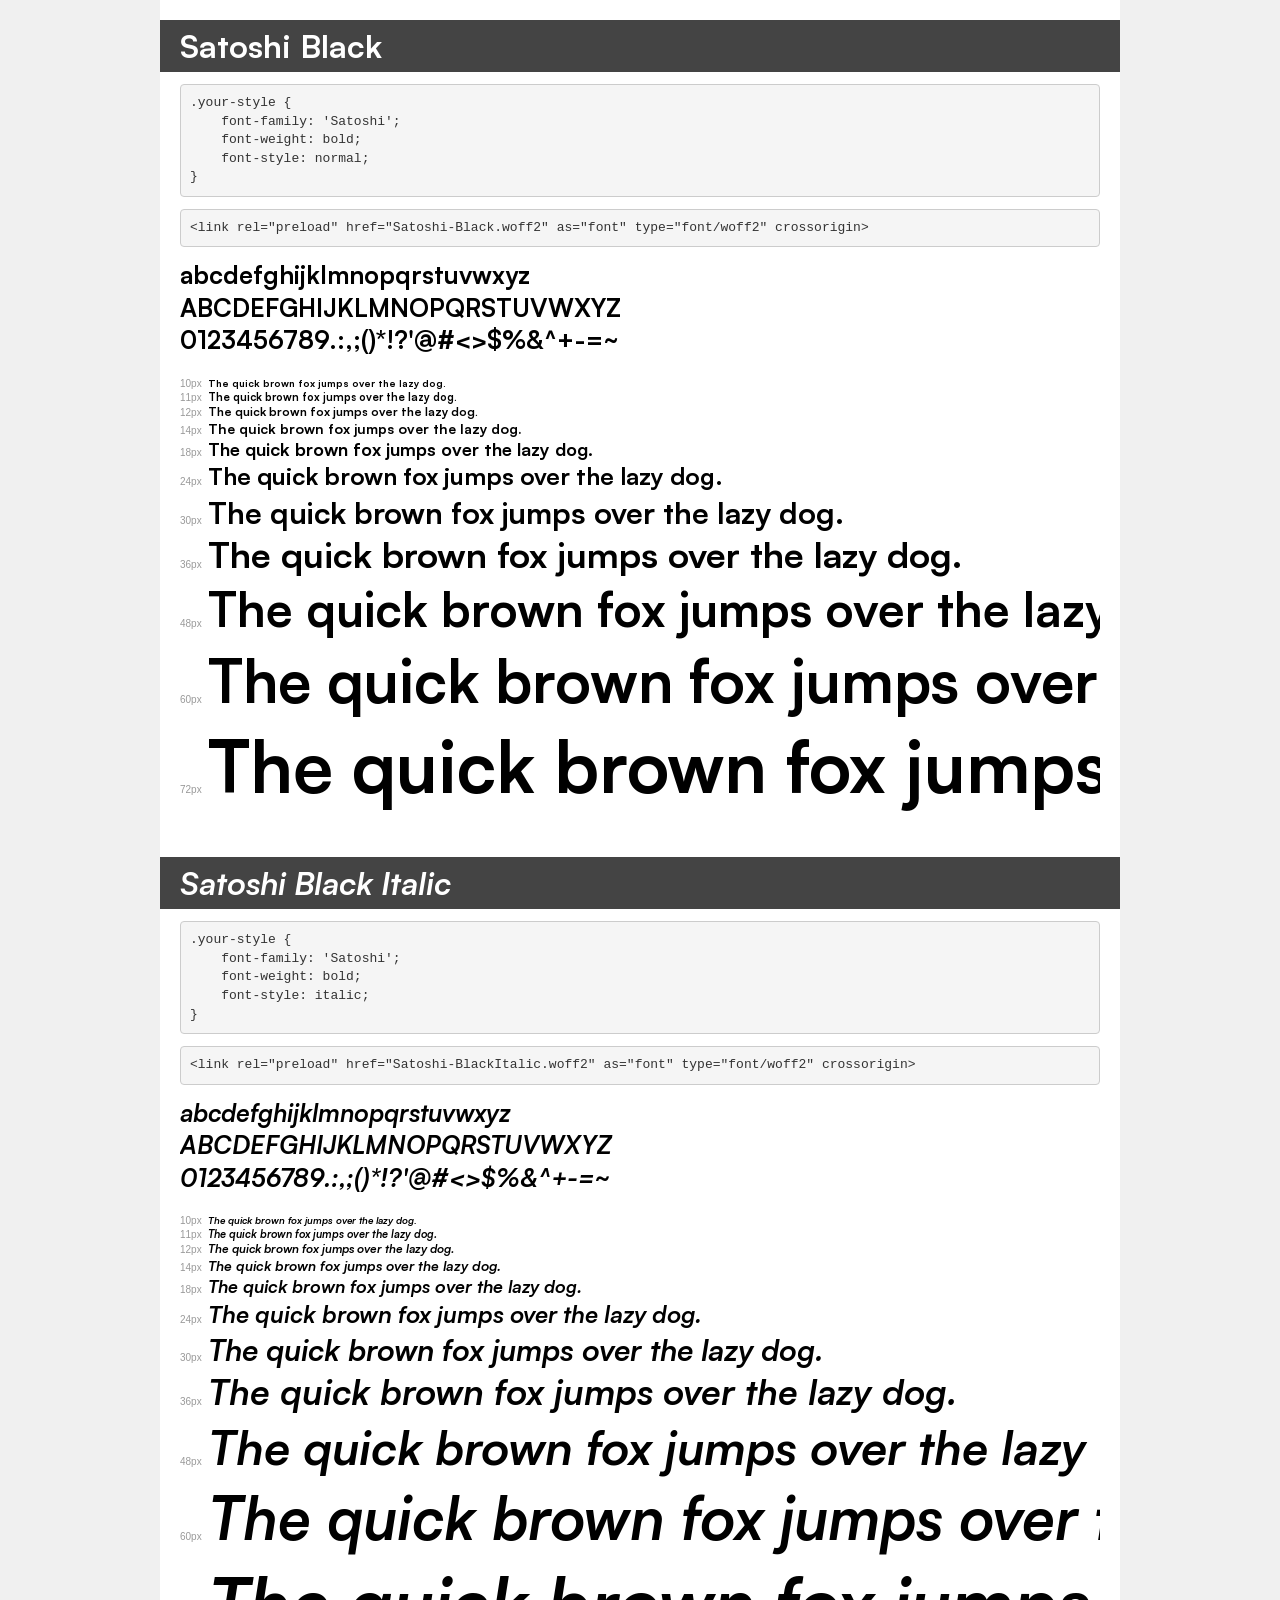
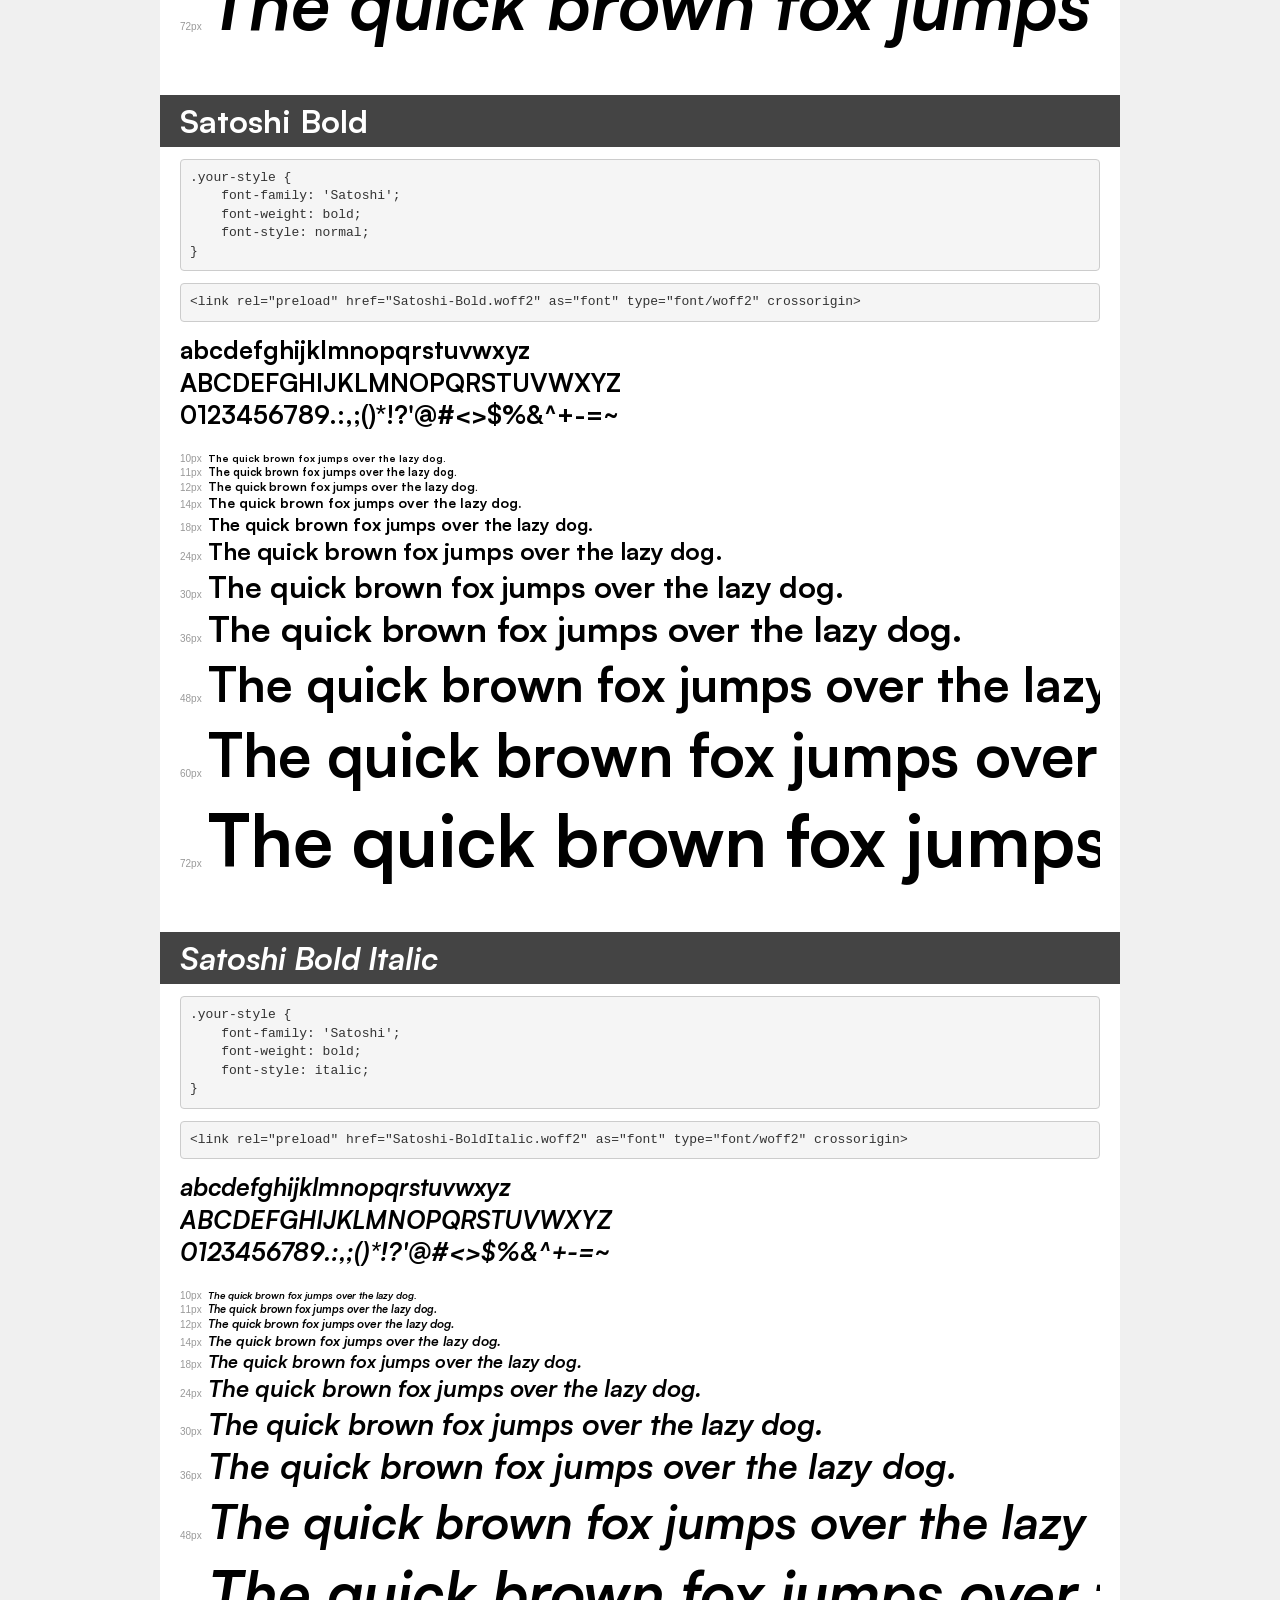
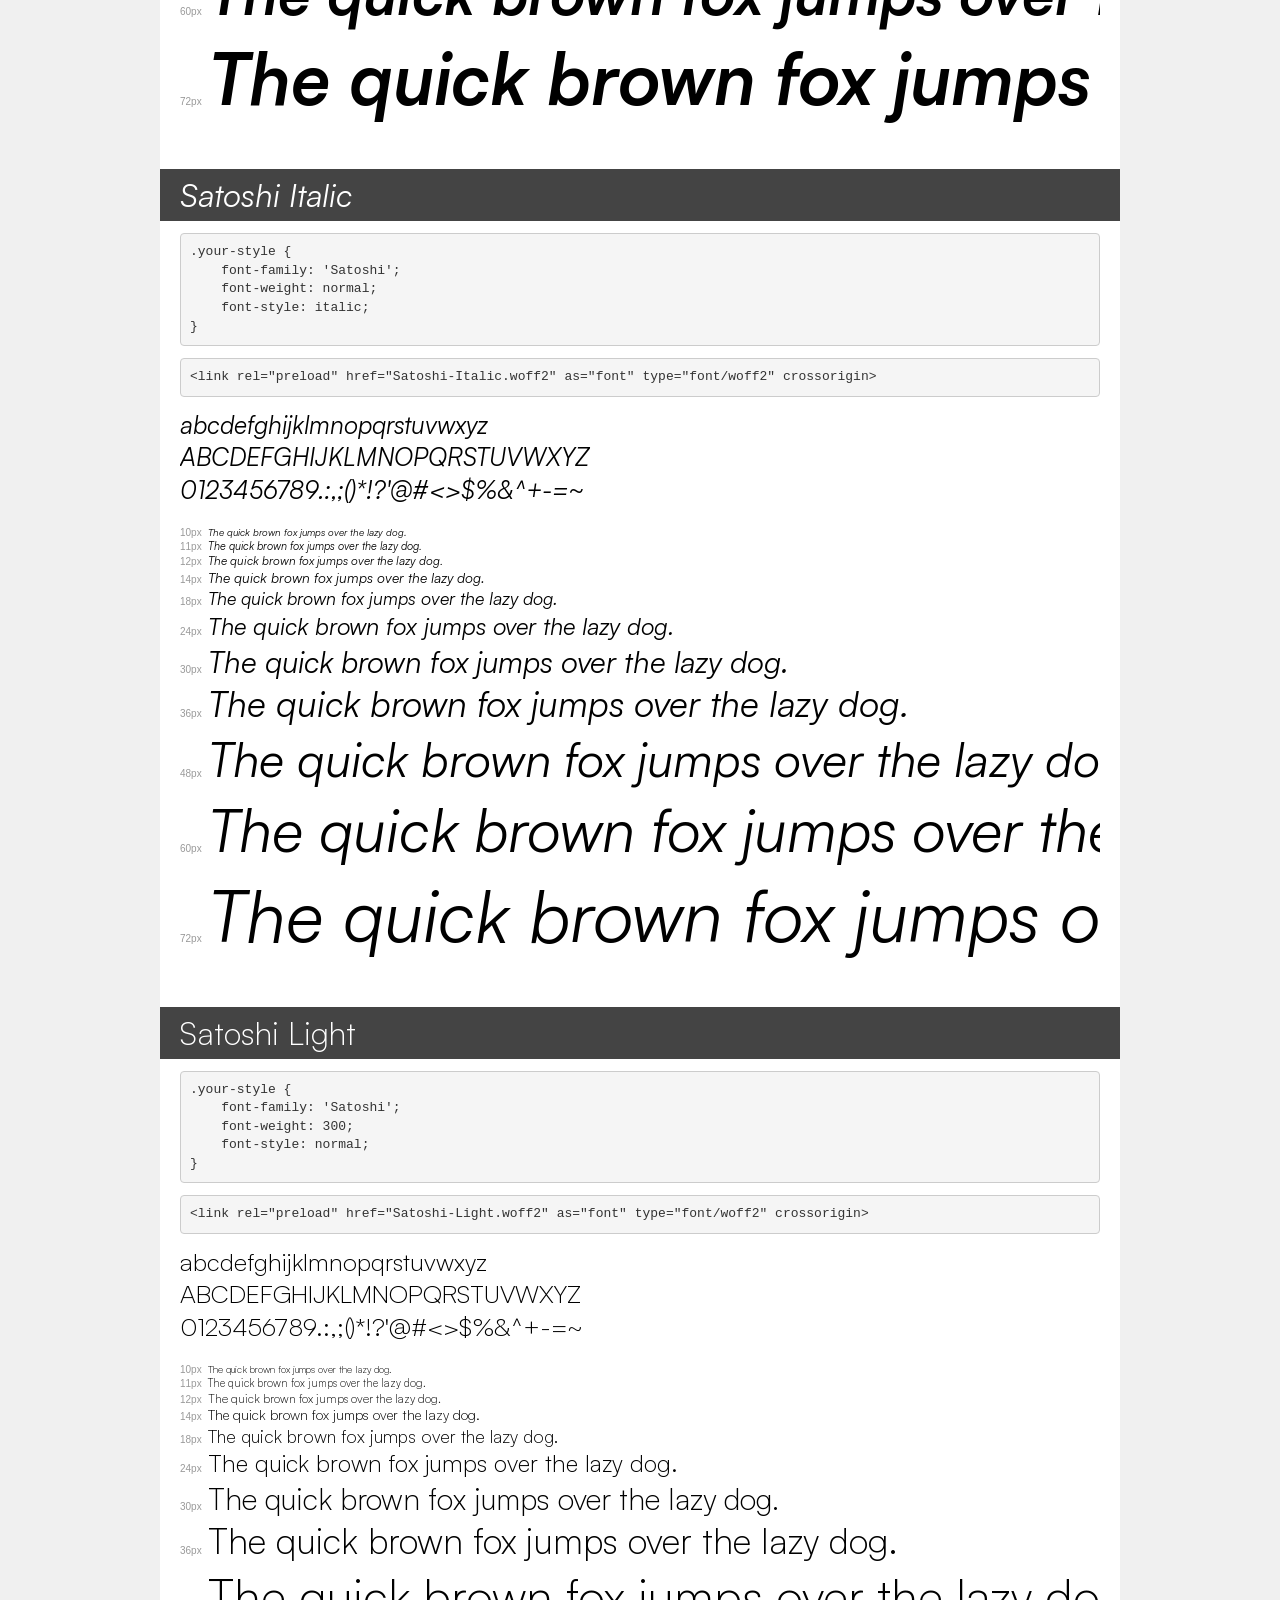
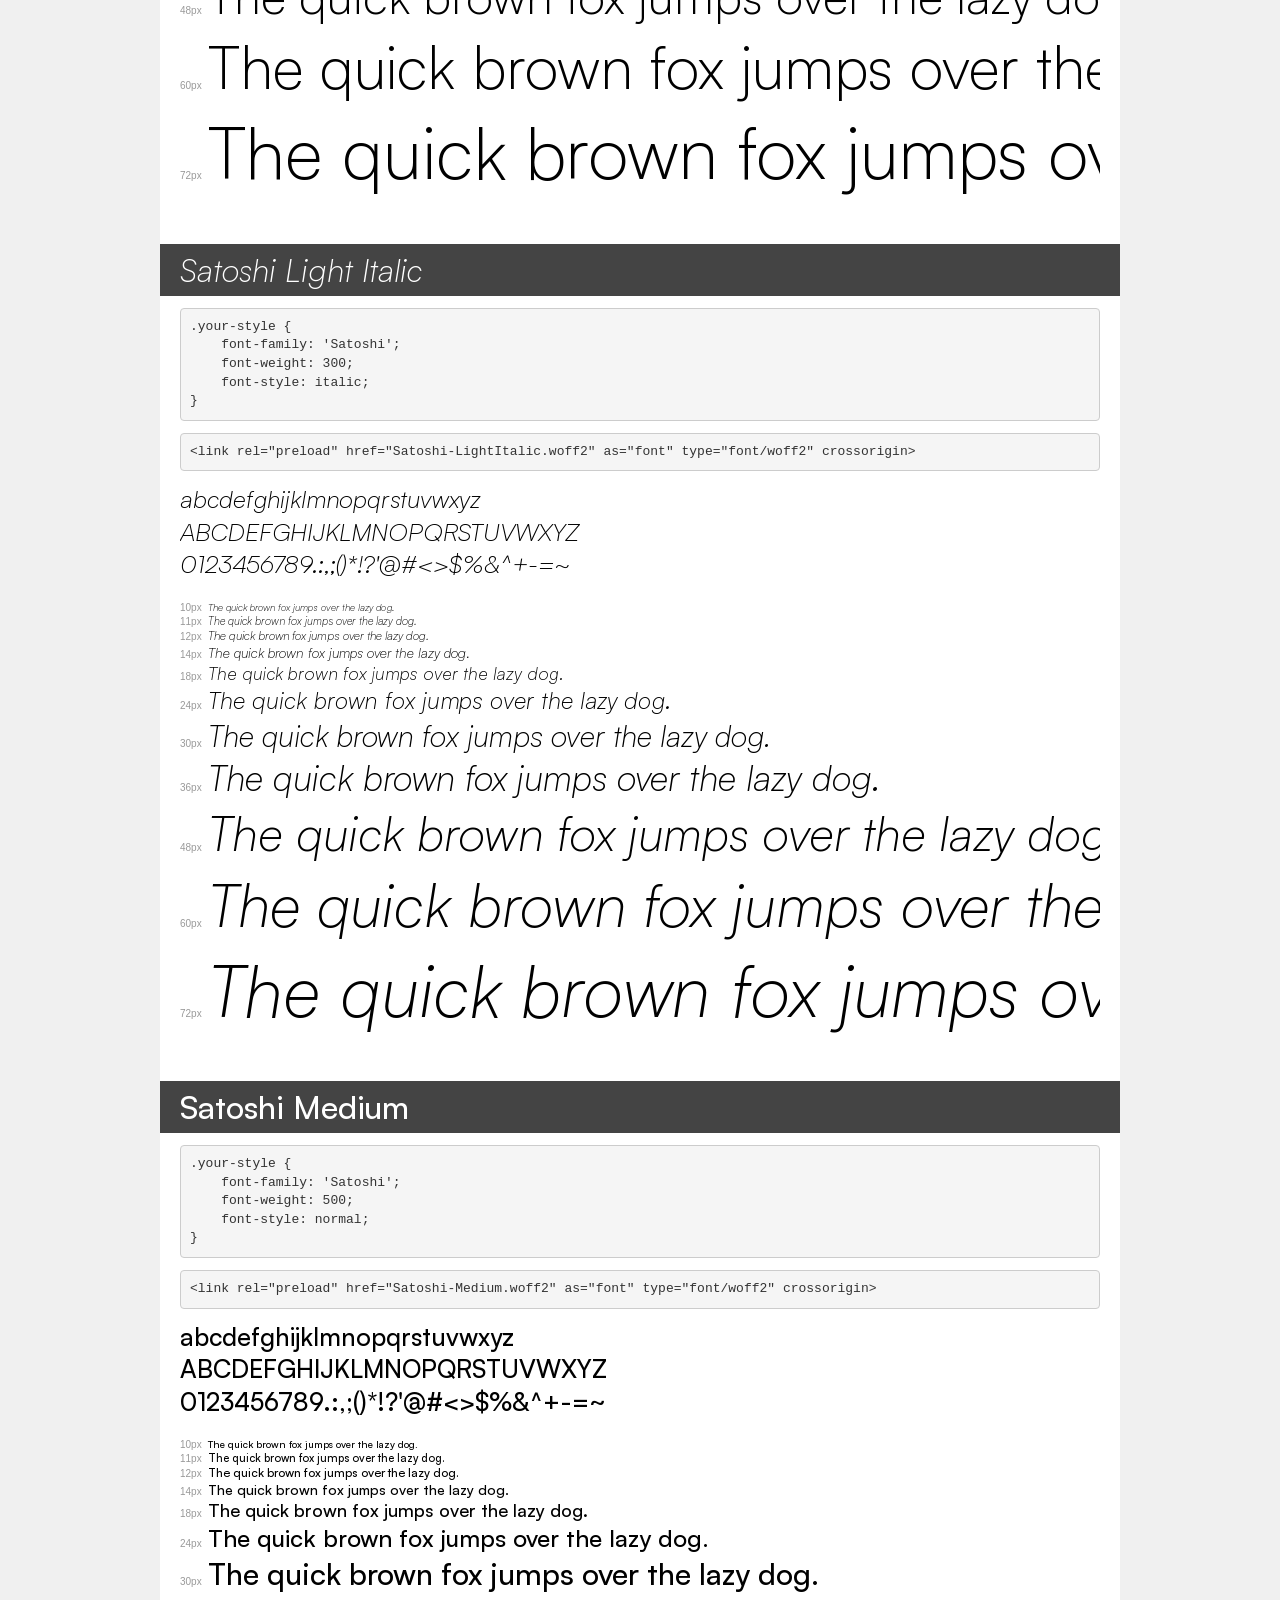
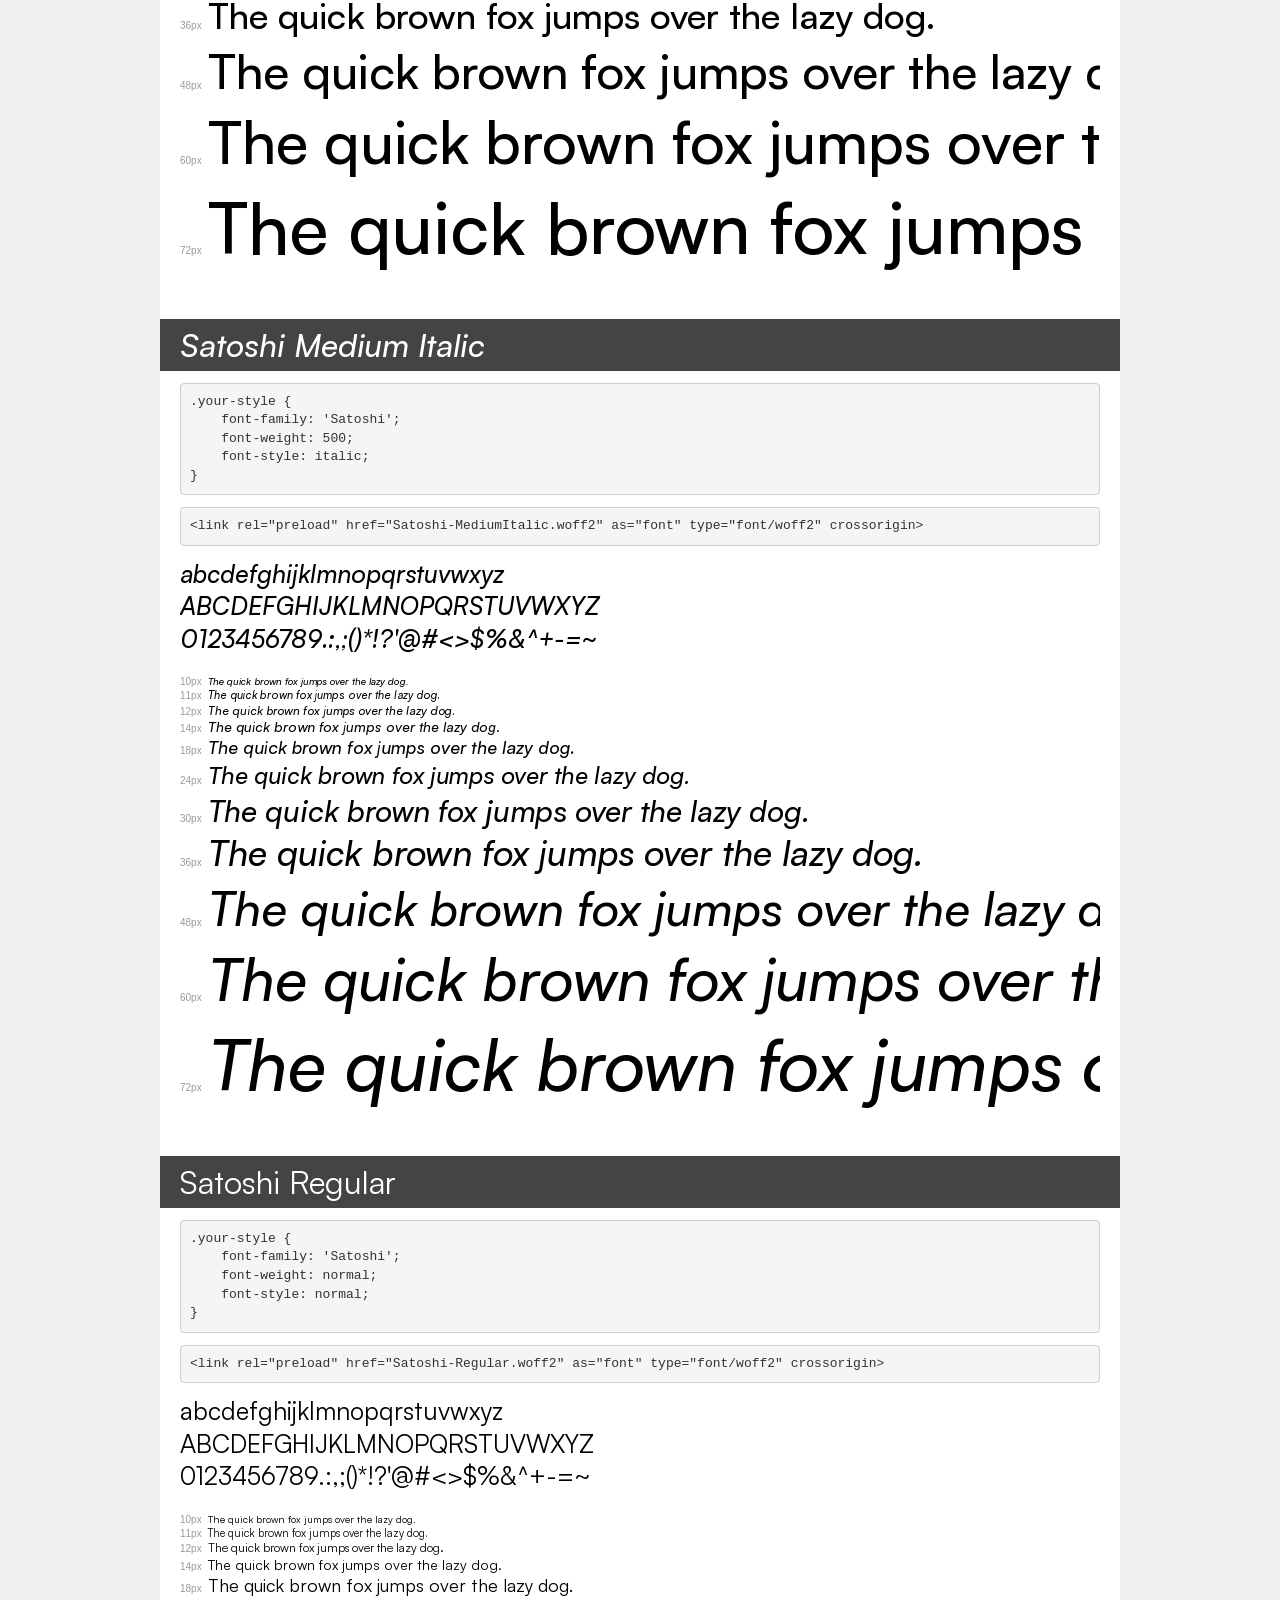
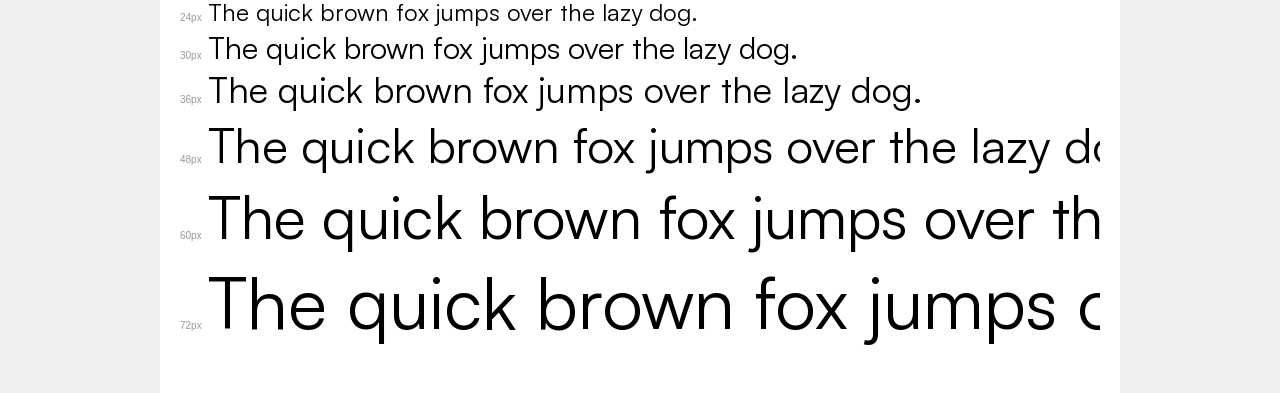
<file: font/demo.html>
<!DOCTYPE html>
<html lang="en">
<head>
    <meta charset="utf-8">
    <meta http-equiv="X-UA-Compatible" content="IE=edge">
    <meta name="viewport" content="width=device-width, initial-scale=1">
    <meta name="robots" content="noindex, noarchive">
    <meta name="format-detection" content="telephone=no">
    <title>Transfonter demo</title>
    <link href="stylesheet.css" rel="stylesheet">
    <style>
        /*
        http://meyerweb.com/eric/tools/css/reset/
        v2.0 | 20110126
        License: none (public domain)
        */
        html, body, div, span, applet, object, iframe,
        h1, h2, h3, h4, h5, h6, p, blockquote, pre,
        a, abbr, acronym, address, big, cite, code,
        del, dfn, em, img, ins, kbd, q, s, samp,
        small, strike, strong, sub, sup, tt, var,
        b, u, i, center,
        dl, dt, dd, ol, ul, li,
        fieldset, form, label, legend,
        table, caption, tbody, tfoot, thead, tr, th, td,
        article, aside, canvas, details, embed,
        figure, figcaption, footer, header, hgroup,
        menu, nav, output, ruby, section, summary,
        time, mark, audio, video {
            margin: 0;
            padding: 0;
            border: 0;
            font-size: 100%;
            font: inherit;
            vertical-align: baseline;
        }
        /* HTML5 display-role reset for older browsers */
        article, aside, details, figcaption, figure,
        footer, header, hgroup, menu, nav, section {
            display: block;
        }
        body {
            line-height: 1;
        }
        ol, ul {
            list-style: none;
        }
        blockquote, q {
            quotes: none;
        }
        blockquote:before, blockquote:after,
        q:before, q:after {
            content: '';
            content: none;
        }
        table {
            border-collapse: collapse;
            border-spacing: 0;
        }
        /* demo styles */
        body {
            background: #f0f0f0;
            color: #000;
        }
        .page {
            background: #fff;
            width: 920px;
            margin: 0 auto;
            padding: 20px 20px 0 20px;
            overflow: hidden;
        }
        .font-container {
            overflow-x: auto;
            overflow-y: hidden;
            margin-bottom: 40px;
            line-height: 1.3;
            white-space: nowrap;
            padding-bottom: 5px;
        }
        h1 {
            position: relative;
            background: #444;
            font-size: 32px;
            color: #fff;
            padding: 10px 20px;
            margin: 0 -20px 12px -20px;
        }
        .letters {
            font-size: 25px;
            margin-bottom: 20px;
        }
        .s10:before {
            content: '10px';
        }
        .s11:before {
            content: '11px';
        }
        .s12:before {
            content: '12px';
        }
        .s14:before {
            content: '14px';
        }
        .s18:before {
            content: '18px';
        }
        .s24:before {
            content: '24px';
        }
        .s30:before {
            content: '30px';
        }
        .s36:before {
            content: '36px';
        }
        .s48:before {
            content: '48px';
        }
        .s60:before {
            content: '60px';
        }
        .s72:before {
            content: '72px';
        }
        .s10:before, .s11:before, .s12:before, .s14:before,
        .s18:before, .s24:before, .s30:before, .s36:before,
        .s48:before, .s60:before, .s72:before {
            font-family: Arial, sans-serif;
            font-size: 10px;
            font-weight: normal;
            font-style: normal;
            color: #999;
            padding-right: 6px;
        }
        pre {
            display: block;
            padding: 9px;
            margin: 0 0 12px;
            font-family: Monaco, Menlo, Consolas, "Courier New", monospace;
            font-size: 13px;
            line-height: 1.428571429;
            color: #333;
            font-weight: normal;
            font-style: normal;
            background-color: #f5f5f5;
            border: 1px solid #ccc;
            overflow-x: auto;
            border-radius: 4px;
        }
        /* responsive */
        @media (max-width: 959px) {
            .page {
                width: auto;
                margin: 0;
            }
        }
    </style>
</head>
<body>
<div class="page">
    <div class="demo">
        <h1 style="font-family: 'Satoshi'; font-weight: bold; font-style: normal;">Satoshi Black</h1>
        <pre title="Usage">.your-style {
    font-family: 'Satoshi';
    font-weight: bold;
    font-style: normal;
}</pre>
        <pre title="Preload (optional)">
&lt;link rel=&quot;preload&quot; href=&quot;Satoshi-Black.woff2&quot; as=&quot;font&quot; type=&quot;font/woff2&quot; crossorigin&gt;</pre>
        <div class="font-container" style="font-family: 'Satoshi'; font-weight: bold; font-style: normal;">
            <p class="letters">
                abcdefghijklmnopqrstuvwxyz<br>
ABCDEFGHIJKLMNOPQRSTUVWXYZ<br>
                0123456789.:,;()*!?'@#&lt;&gt;$%&^+-=~
            </p>
            <p class="s10" style="font-size: 10px;">The quick brown fox jumps over the lazy dog.</p>
            <p class="s11" style="font-size: 11px;">The quick brown fox jumps over the lazy dog.</p>
            <p class="s12" style="font-size: 12px;">The quick brown fox jumps over the lazy dog.</p>
            <p class="s14" style="font-size: 14px;">The quick brown fox jumps over the lazy dog.</p>
            <p class="s18" style="font-size: 18px;">The quick brown fox jumps over the lazy dog.</p>
            <p class="s24" style="font-size: 24px;">The quick brown fox jumps over the lazy dog.</p>
            <p class="s30" style="font-size: 30px;">The quick brown fox jumps over the lazy dog.</p>
            <p class="s36" style="font-size: 36px;">The quick brown fox jumps over the lazy dog.</p>
            <p class="s48" style="font-size: 48px;">The quick brown fox jumps over the lazy dog.</p>
            <p class="s60" style="font-size: 60px;">The quick brown fox jumps over the lazy dog.</p>
            <p class="s72" style="font-size: 72px;">The quick brown fox jumps over the lazy dog.</p>
        </div>
    </div>

    <div class="demo">
        <h1 style="font-family: 'Satoshi'; font-weight: bold; font-style: italic;">Satoshi Black Italic</h1>
        <pre title="Usage">.your-style {
    font-family: 'Satoshi';
    font-weight: bold;
    font-style: italic;
}</pre>
        <pre title="Preload (optional)">
&lt;link rel=&quot;preload&quot; href=&quot;Satoshi-BlackItalic.woff2&quot; as=&quot;font&quot; type=&quot;font/woff2&quot; crossorigin&gt;</pre>
        <div class="font-container" style="font-family: 'Satoshi'; font-weight: bold; font-style: italic;">
            <p class="letters">
                abcdefghijklmnopqrstuvwxyz<br>
ABCDEFGHIJKLMNOPQRSTUVWXYZ<br>
                0123456789.:,;()*!?'@#&lt;&gt;$%&^+-=~
            </p>
            <p class="s10" style="font-size: 10px;">The quick brown fox jumps over the lazy dog.</p>
            <p class="s11" style="font-size: 11px;">The quick brown fox jumps over the lazy dog.</p>
            <p class="s12" style="font-size: 12px;">The quick brown fox jumps over the lazy dog.</p>
            <p class="s14" style="font-size: 14px;">The quick brown fox jumps over the lazy dog.</p>
            <p class="s18" style="font-size: 18px;">The quick brown fox jumps over the lazy dog.</p>
            <p class="s24" style="font-size: 24px;">The quick brown fox jumps over the lazy dog.</p>
            <p class="s30" style="font-size: 30px;">The quick brown fox jumps over the lazy dog.</p>
            <p class="s36" style="font-size: 36px;">The quick brown fox jumps over the lazy dog.</p>
            <p class="s48" style="font-size: 48px;">The quick brown fox jumps over the lazy dog.</p>
            <p class="s60" style="font-size: 60px;">The quick brown fox jumps over the lazy dog.</p>
            <p class="s72" style="font-size: 72px;">The quick brown fox jumps over the lazy dog.</p>
        </div>
    </div>

    <div class="demo">
        <h1 style="font-family: 'Satoshi'; font-weight: bold; font-style: normal;">Satoshi Bold</h1>
        <pre title="Usage">.your-style {
    font-family: 'Satoshi';
    font-weight: bold;
    font-style: normal;
}</pre>
        <pre title="Preload (optional)">
&lt;link rel=&quot;preload&quot; href=&quot;Satoshi-Bold.woff2&quot; as=&quot;font&quot; type=&quot;font/woff2&quot; crossorigin&gt;</pre>
        <div class="font-container" style="font-family: 'Satoshi'; font-weight: bold; font-style: normal;">
            <p class="letters">
                abcdefghijklmnopqrstuvwxyz<br>
ABCDEFGHIJKLMNOPQRSTUVWXYZ<br>
                0123456789.:,;()*!?'@#&lt;&gt;$%&^+-=~
            </p>
            <p class="s10" style="font-size: 10px;">The quick brown fox jumps over the lazy dog.</p>
            <p class="s11" style="font-size: 11px;">The quick brown fox jumps over the lazy dog.</p>
            <p class="s12" style="font-size: 12px;">The quick brown fox jumps over the lazy dog.</p>
            <p class="s14" style="font-size: 14px;">The quick brown fox jumps over the lazy dog.</p>
            <p class="s18" style="font-size: 18px;">The quick brown fox jumps over the lazy dog.</p>
            <p class="s24" style="font-size: 24px;">The quick brown fox jumps over the lazy dog.</p>
            <p class="s30" style="font-size: 30px;">The quick brown fox jumps over the lazy dog.</p>
            <p class="s36" style="font-size: 36px;">The quick brown fox jumps over the lazy dog.</p>
            <p class="s48" style="font-size: 48px;">The quick brown fox jumps over the lazy dog.</p>
            <p class="s60" style="font-size: 60px;">The quick brown fox jumps over the lazy dog.</p>
            <p class="s72" style="font-size: 72px;">The quick brown fox jumps over the lazy dog.</p>
        </div>
    </div>

    <div class="demo">
        <h1 style="font-family: 'Satoshi'; font-weight: bold; font-style: italic;">Satoshi Bold Italic</h1>
        <pre title="Usage">.your-style {
    font-family: 'Satoshi';
    font-weight: bold;
    font-style: italic;
}</pre>
        <pre title="Preload (optional)">
&lt;link rel=&quot;preload&quot; href=&quot;Satoshi-BoldItalic.woff2&quot; as=&quot;font&quot; type=&quot;font/woff2&quot; crossorigin&gt;</pre>
        <div class="font-container" style="font-family: 'Satoshi'; font-weight: bold; font-style: italic;">
            <p class="letters">
                abcdefghijklmnopqrstuvwxyz<br>
ABCDEFGHIJKLMNOPQRSTUVWXYZ<br>
                0123456789.:,;()*!?'@#&lt;&gt;$%&^+-=~
            </p>
            <p class="s10" style="font-size: 10px;">The quick brown fox jumps over the lazy dog.</p>
            <p class="s11" style="font-size: 11px;">The quick brown fox jumps over the lazy dog.</p>
            <p class="s12" style="font-size: 12px;">The quick brown fox jumps over the lazy dog.</p>
            <p class="s14" style="font-size: 14px;">The quick brown fox jumps over the lazy dog.</p>
            <p class="s18" style="font-size: 18px;">The quick brown fox jumps over the lazy dog.</p>
            <p class="s24" style="font-size: 24px;">The quick brown fox jumps over the lazy dog.</p>
            <p class="s30" style="font-size: 30px;">The quick brown fox jumps over the lazy dog.</p>
            <p class="s36" style="font-size: 36px;">The quick brown fox jumps over the lazy dog.</p>
            <p class="s48" style="font-size: 48px;">The quick brown fox jumps over the lazy dog.</p>
            <p class="s60" style="font-size: 60px;">The quick brown fox jumps over the lazy dog.</p>
            <p class="s72" style="font-size: 72px;">The quick brown fox jumps over the lazy dog.</p>
        </div>
    </div>

    <div class="demo">
        <h1 style="font-family: 'Satoshi'; font-weight: normal; font-style: italic;">Satoshi Italic</h1>
        <pre title="Usage">.your-style {
    font-family: 'Satoshi';
    font-weight: normal;
    font-style: italic;
}</pre>
        <pre title="Preload (optional)">
&lt;link rel=&quot;preload&quot; href=&quot;Satoshi-Italic.woff2&quot; as=&quot;font&quot; type=&quot;font/woff2&quot; crossorigin&gt;</pre>
        <div class="font-container" style="font-family: 'Satoshi'; font-weight: normal; font-style: italic;">
            <p class="letters">
                abcdefghijklmnopqrstuvwxyz<br>
ABCDEFGHIJKLMNOPQRSTUVWXYZ<br>
                0123456789.:,;()*!?'@#&lt;&gt;$%&^+-=~
            </p>
            <p class="s10" style="font-size: 10px;">The quick brown fox jumps over the lazy dog.</p>
            <p class="s11" style="font-size: 11px;">The quick brown fox jumps over the lazy dog.</p>
            <p class="s12" style="font-size: 12px;">The quick brown fox jumps over the lazy dog.</p>
            <p class="s14" style="font-size: 14px;">The quick brown fox jumps over the lazy dog.</p>
            <p class="s18" style="font-size: 18px;">The quick brown fox jumps over the lazy dog.</p>
            <p class="s24" style="font-size: 24px;">The quick brown fox jumps over the lazy dog.</p>
            <p class="s30" style="font-size: 30px;">The quick brown fox jumps over the lazy dog.</p>
            <p class="s36" style="font-size: 36px;">The quick brown fox jumps over the lazy dog.</p>
            <p class="s48" style="font-size: 48px;">The quick brown fox jumps over the lazy dog.</p>
            <p class="s60" style="font-size: 60px;">The quick brown fox jumps over the lazy dog.</p>
            <p class="s72" style="font-size: 72px;">The quick brown fox jumps over the lazy dog.</p>
        </div>
    </div>

    <div class="demo">
        <h1 style="font-family: 'Satoshi'; font-weight: 300; font-style: normal;">Satoshi Light</h1>
        <pre title="Usage">.your-style {
    font-family: 'Satoshi';
    font-weight: 300;
    font-style: normal;
}</pre>
        <pre title="Preload (optional)">
&lt;link rel=&quot;preload&quot; href=&quot;Satoshi-Light.woff2&quot; as=&quot;font&quot; type=&quot;font/woff2&quot; crossorigin&gt;</pre>
        <div class="font-container" style="font-family: 'Satoshi'; font-weight: 300; font-style: normal;">
            <p class="letters">
                abcdefghijklmnopqrstuvwxyz<br>
ABCDEFGHIJKLMNOPQRSTUVWXYZ<br>
                0123456789.:,;()*!?'@#&lt;&gt;$%&^+-=~
            </p>
            <p class="s10" style="font-size: 10px;">The quick brown fox jumps over the lazy dog.</p>
            <p class="s11" style="font-size: 11px;">The quick brown fox jumps over the lazy dog.</p>
            <p class="s12" style="font-size: 12px;">The quick brown fox jumps over the lazy dog.</p>
            <p class="s14" style="font-size: 14px;">The quick brown fox jumps over the lazy dog.</p>
            <p class="s18" style="font-size: 18px;">The quick brown fox jumps over the lazy dog.</p>
            <p class="s24" style="font-size: 24px;">The quick brown fox jumps over the lazy dog.</p>
            <p class="s30" style="font-size: 30px;">The quick brown fox jumps over the lazy dog.</p>
            <p class="s36" style="font-size: 36px;">The quick brown fox jumps over the lazy dog.</p>
            <p class="s48" style="font-size: 48px;">The quick brown fox jumps over the lazy dog.</p>
            <p class="s60" style="font-size: 60px;">The quick brown fox jumps over the lazy dog.</p>
            <p class="s72" style="font-size: 72px;">The quick brown fox jumps over the lazy dog.</p>
        </div>
    </div>

    <div class="demo">
        <h1 style="font-family: 'Satoshi'; font-weight: 300; font-style: italic;">Satoshi Light Italic</h1>
        <pre title="Usage">.your-style {
    font-family: 'Satoshi';
    font-weight: 300;
    font-style: italic;
}</pre>
        <pre title="Preload (optional)">
&lt;link rel=&quot;preload&quot; href=&quot;Satoshi-LightItalic.woff2&quot; as=&quot;font&quot; type=&quot;font/woff2&quot; crossorigin&gt;</pre>
        <div class="font-container" style="font-family: 'Satoshi'; font-weight: 300; font-style: italic;">
            <p class="letters">
                abcdefghijklmnopqrstuvwxyz<br>
ABCDEFGHIJKLMNOPQRSTUVWXYZ<br>
                0123456789.:,;()*!?'@#&lt;&gt;$%&^+-=~
            </p>
            <p class="s10" style="font-size: 10px;">The quick brown fox jumps over the lazy dog.</p>
            <p class="s11" style="font-size: 11px;">The quick brown fox jumps over the lazy dog.</p>
            <p class="s12" style="font-size: 12px;">The quick brown fox jumps over the lazy dog.</p>
            <p class="s14" style="font-size: 14px;">The quick brown fox jumps over the lazy dog.</p>
            <p class="s18" style="font-size: 18px;">The quick brown fox jumps over the lazy dog.</p>
            <p class="s24" style="font-size: 24px;">The quick brown fox jumps over the lazy dog.</p>
            <p class="s30" style="font-size: 30px;">The quick brown fox jumps over the lazy dog.</p>
            <p class="s36" style="font-size: 36px;">The quick brown fox jumps over the lazy dog.</p>
            <p class="s48" style="font-size: 48px;">The quick brown fox jumps over the lazy dog.</p>
            <p class="s60" style="font-size: 60px;">The quick brown fox jumps over the lazy dog.</p>
            <p class="s72" style="font-size: 72px;">The quick brown fox jumps over the lazy dog.</p>
        </div>
    </div>

    <div class="demo">
        <h1 style="font-family: 'Satoshi'; font-weight: 500; font-style: normal;">Satoshi Medium</h1>
        <pre title="Usage">.your-style {
    font-family: 'Satoshi';
    font-weight: 500;
    font-style: normal;
}</pre>
        <pre title="Preload (optional)">
&lt;link rel=&quot;preload&quot; href=&quot;Satoshi-Medium.woff2&quot; as=&quot;font&quot; type=&quot;font/woff2&quot; crossorigin&gt;</pre>
        <div class="font-container" style="font-family: 'Satoshi'; font-weight: 500; font-style: normal;">
            <p class="letters">
                abcdefghijklmnopqrstuvwxyz<br>
ABCDEFGHIJKLMNOPQRSTUVWXYZ<br>
                0123456789.:,;()*!?'@#&lt;&gt;$%&^+-=~
            </p>
            <p class="s10" style="font-size: 10px;">The quick brown fox jumps over the lazy dog.</p>
            <p class="s11" style="font-size: 11px;">The quick brown fox jumps over the lazy dog.</p>
            <p class="s12" style="font-size: 12px;">The quick brown fox jumps over the lazy dog.</p>
            <p class="s14" style="font-size: 14px;">The quick brown fox jumps over the lazy dog.</p>
            <p class="s18" style="font-size: 18px;">The quick brown fox jumps over the lazy dog.</p>
            <p class="s24" style="font-size: 24px;">The quick brown fox jumps over the lazy dog.</p>
            <p class="s30" style="font-size: 30px;">The quick brown fox jumps over the lazy dog.</p>
            <p class="s36" style="font-size: 36px;">The quick brown fox jumps over the lazy dog.</p>
            <p class="s48" style="font-size: 48px;">The quick brown fox jumps over the lazy dog.</p>
            <p class="s60" style="font-size: 60px;">The quick brown fox jumps over the lazy dog.</p>
            <p class="s72" style="font-size: 72px;">The quick brown fox jumps over the lazy dog.</p>
        </div>
    </div>

    <div class="demo">
        <h1 style="font-family: 'Satoshi'; font-weight: 500; font-style: italic;">Satoshi Medium Italic</h1>
        <pre title="Usage">.your-style {
    font-family: 'Satoshi';
    font-weight: 500;
    font-style: italic;
}</pre>
        <pre title="Preload (optional)">
&lt;link rel=&quot;preload&quot; href=&quot;Satoshi-MediumItalic.woff2&quot; as=&quot;font&quot; type=&quot;font/woff2&quot; crossorigin&gt;</pre>
        <div class="font-container" style="font-family: 'Satoshi'; font-weight: 500; font-style: italic;">
            <p class="letters">
                abcdefghijklmnopqrstuvwxyz<br>
ABCDEFGHIJKLMNOPQRSTUVWXYZ<br>
                0123456789.:,;()*!?'@#&lt;&gt;$%&^+-=~
            </p>
            <p class="s10" style="font-size: 10px;">The quick brown fox jumps over the lazy dog.</p>
            <p class="s11" style="font-size: 11px;">The quick brown fox jumps over the lazy dog.</p>
            <p class="s12" style="font-size: 12px;">The quick brown fox jumps over the lazy dog.</p>
            <p class="s14" style="font-size: 14px;">The quick brown fox jumps over the lazy dog.</p>
            <p class="s18" style="font-size: 18px;">The quick brown fox jumps over the lazy dog.</p>
            <p class="s24" style="font-size: 24px;">The quick brown fox jumps over the lazy dog.</p>
            <p class="s30" style="font-size: 30px;">The quick brown fox jumps over the lazy dog.</p>
            <p class="s36" style="font-size: 36px;">The quick brown fox jumps over the lazy dog.</p>
            <p class="s48" style="font-size: 48px;">The quick brown fox jumps over the lazy dog.</p>
            <p class="s60" style="font-size: 60px;">The quick brown fox jumps over the lazy dog.</p>
            <p class="s72" style="font-size: 72px;">The quick brown fox jumps over the lazy dog.</p>
        </div>
    </div>

    <div class="demo">
        <h1 style="font-family: 'Satoshi'; font-weight: normal; font-style: normal;">Satoshi Regular</h1>
        <pre title="Usage">.your-style {
    font-family: 'Satoshi';
    font-weight: normal;
    font-style: normal;
}</pre>
        <pre title="Preload (optional)">
&lt;link rel=&quot;preload&quot; href=&quot;Satoshi-Regular.woff2&quot; as=&quot;font&quot; type=&quot;font/woff2&quot; crossorigin&gt;</pre>
        <div class="font-container" style="font-family: 'Satoshi'; font-weight: normal; font-style: normal;">
            <p class="letters">
                abcdefghijklmnopqrstuvwxyz<br>
ABCDEFGHIJKLMNOPQRSTUVWXYZ<br>
                0123456789.:,;()*!?'@#&lt;&gt;$%&^+-=~
            </p>
            <p class="s10" style="font-size: 10px;">The quick brown fox jumps over the lazy dog.</p>
            <p class="s11" style="font-size: 11px;">The quick brown fox jumps over the lazy dog.</p>
            <p class="s12" style="font-size: 12px;">The quick brown fox jumps over the lazy dog.</p>
            <p class="s14" style="font-size: 14px;">The quick brown fox jumps over the lazy dog.</p>
            <p class="s18" style="font-size: 18px;">The quick brown fox jumps over the lazy dog.</p>
            <p class="s24" style="font-size: 24px;">The quick brown fox jumps over the lazy dog.</p>
            <p class="s30" style="font-size: 30px;">The quick brown fox jumps over the lazy dog.</p>
            <p class="s36" style="font-size: 36px;">The quick brown fox jumps over the lazy dog.</p>
            <p class="s48" style="font-size: 48px;">The quick brown fox jumps over the lazy dog.</p>
            <p class="s60" style="font-size: 60px;">The quick brown fox jumps over the lazy dog.</p>
            <p class="s72" style="font-size: 72px;">The quick brown fox jumps over the lazy dog.</p>
        </div>
    </div>

</div>
</body>
</html>
</file>
<file: font/stylesheet.css>
@font-face {
    font-family: 'Satoshi';
    src: url('Satoshi-Black.woff2') format('woff2'),
        url('Satoshi-Black.woff') format('woff');
    font-weight: bold;
    font-style: normal;
    font-display: swap;
}

@font-face {
    font-family: 'Satoshi';
    src: url('Satoshi-BlackItalic.woff2') format('woff2'),
        url('Satoshi-BlackItalic.woff') format('woff');
    font-weight: bold;
    font-style: italic;
    font-display: swap;
}

@font-face {
    font-family: 'Satoshi';
    src: url('Satoshi-Bold.woff2') format('woff2'),
        url('Satoshi-Bold.woff') format('woff');
    font-weight: bold;
    font-style: normal;
    font-display: swap;
}

@font-face {
    font-family: 'Satoshi';
    src: url('Satoshi-BoldItalic.woff2') format('woff2'),
        url('Satoshi-BoldItalic.woff') format('woff');
    font-weight: bold;
    font-style: italic;
    font-display: swap;
}

@font-face {
    font-family: 'Satoshi';
    src: url('Satoshi-Italic.woff2') format('woff2'),
        url('Satoshi-Italic.woff') format('woff');
    font-weight: normal;
    font-style: italic;
    font-display: swap;
}

@font-face {
    font-family: 'Satoshi';
    src: url('Satoshi-Light.woff2') format('woff2'),
        url('Satoshi-Light.woff') format('woff');
    font-weight: 300;
    font-style: normal;
    font-display: swap;
}

@font-face {
    font-family: 'Satoshi';
    src: url('Satoshi-LightItalic.woff2') format('woff2'),
        url('Satoshi-LightItalic.woff') format('woff');
    font-weight: 300;
    font-style: italic;
    font-display: swap;
}

@font-face {
    font-family: 'Satoshi';
    src: url('Satoshi-Medium.woff2') format('woff2'),
        url('Satoshi-Medium.woff') format('woff');
    font-weight: 500;
    font-style: normal;
    font-display: swap;
}

@font-face {
    font-family: 'Satoshi';
    src: url('Satoshi-MediumItalic.woff2') format('woff2'),
        url('Satoshi-MediumItalic.woff') format('woff');
    font-weight: 500;
    font-style: italic;
    font-display: swap;
}

@font-face {
    font-family: 'Satoshi';
    src: url('Satoshi-Regular.woff2') format('woff2'),
        url('Satoshi-Regular.woff') format('woff');
    font-weight: normal;
    font-style: normal;
    font-display: swap;
}
</file>
